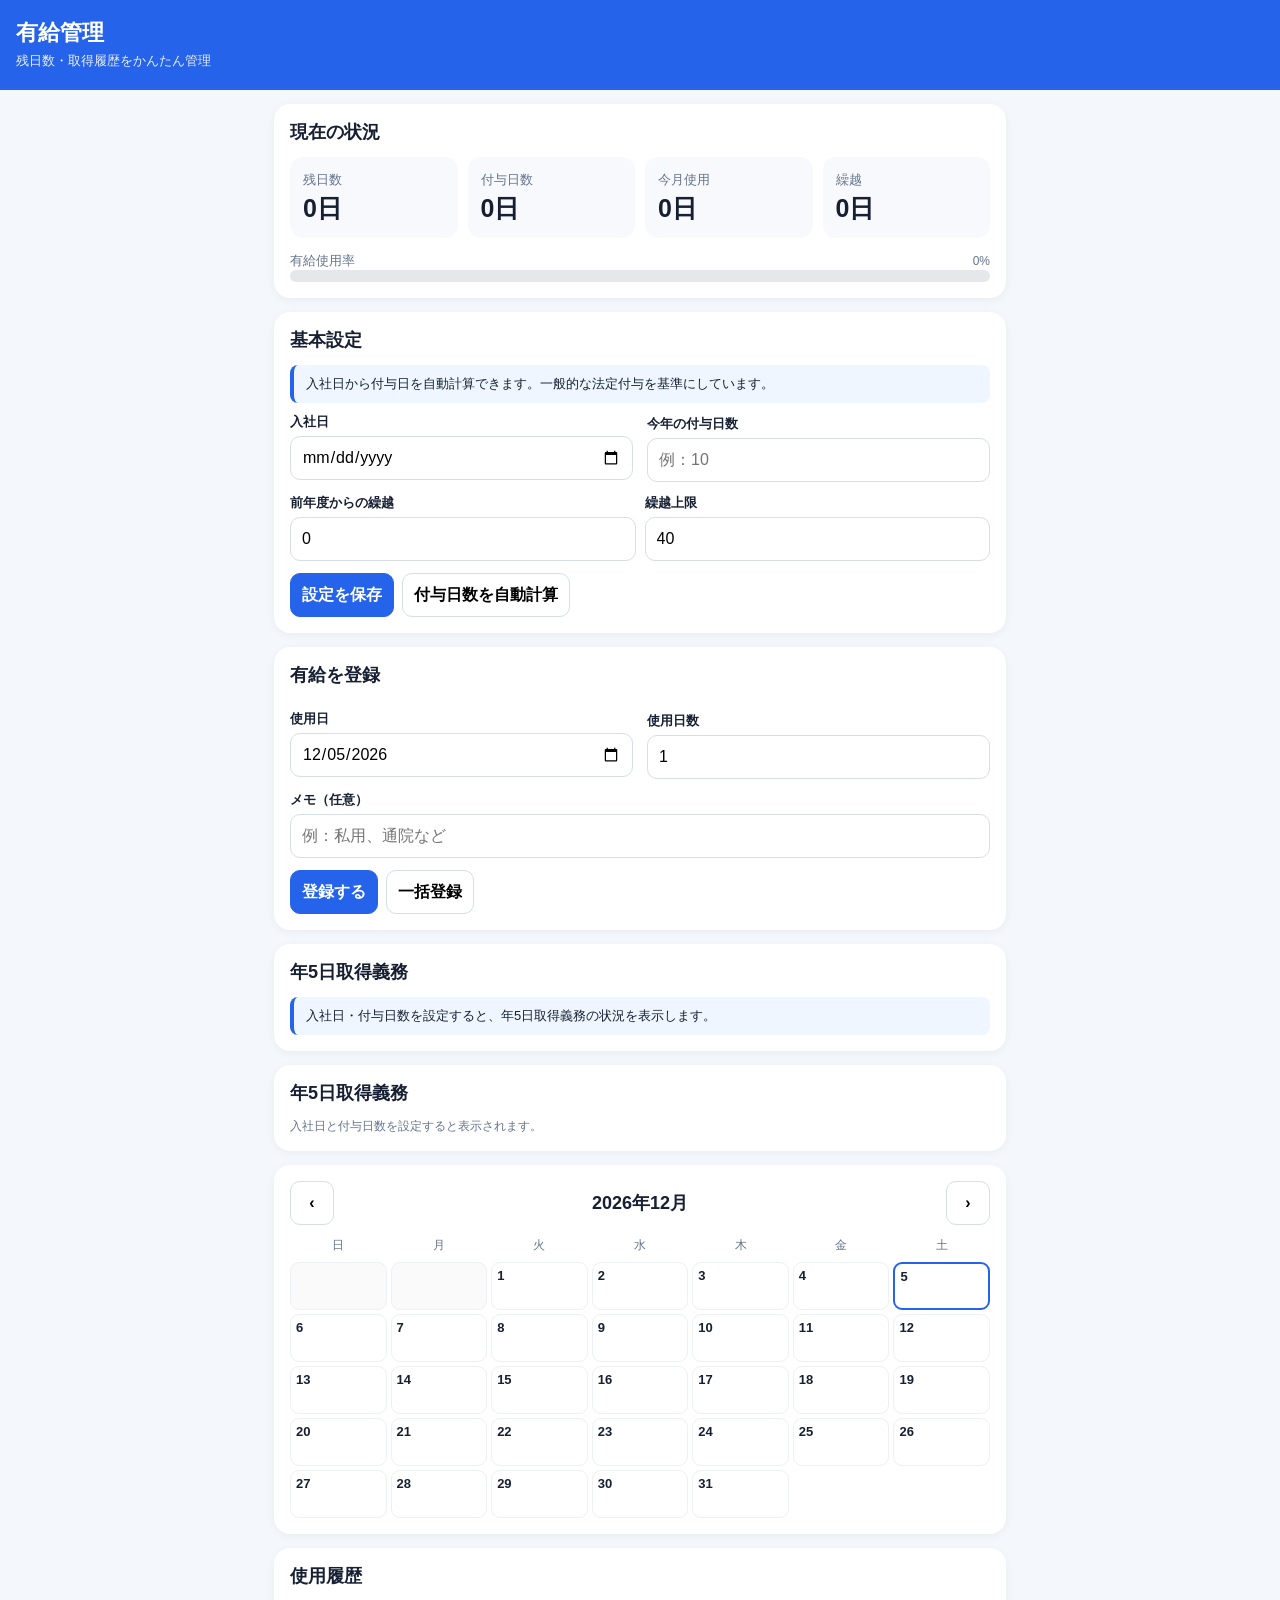
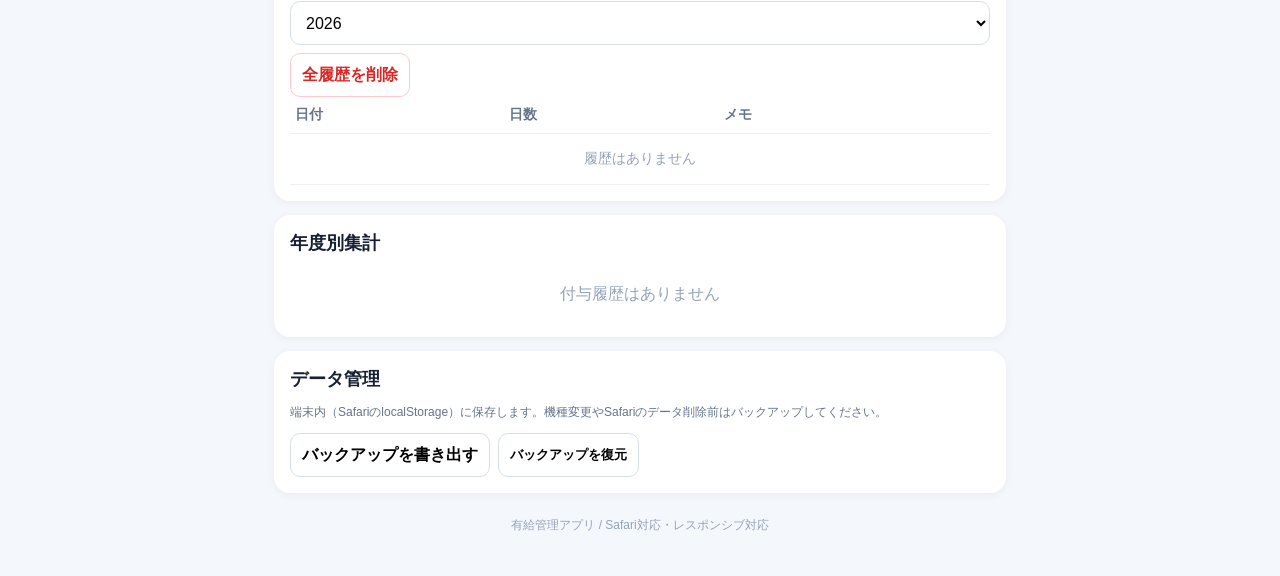
<file: index.html>
<!doctype html>
<html lang="ja">
<head>
<meta charset="utf-8">
<meta name="viewport" content="width=device-width,initial-scale=1,viewport-fit=cover">
<meta name="theme-color" content="#2563eb">
<meta name="apple-mobile-web-app-capable" content="yes">
<meta name="apple-mobile-web-app-status-bar-style" content="default">
<title>有給管理アプリ</title>
<link rel="manifest" href="manifest.json">
<style>
:root{font-family:-apple-system,BlinkMacSystemFont,"Segoe UI","Noto Sans JP",sans-serif;color:#172033;background:#f4f7fb}
*{box-sizing:border-box}body{margin:0;padding:env(safe-area-inset-top) 0 env(safe-area-inset-bottom);font-size:16px}
header{background:#2563eb;color:white;padding:18px 16px 20px;position:sticky;top:0;z-index:5}
h1{font-size:22px;margin:0 0 4px}.sub{opacity:.9;font-size:13px}
main{max-width:760px;margin:auto;padding:14px}
.card{background:white;border-radius:16px;padding:16px;margin:0 0 14px;box-shadow:0 2px 10px #0000000d}
h2{font-size:18px;margin:0 0 13px}h3{font-size:16px;margin:14px 0 8px}
.grid{display:grid;grid-template-columns:repeat(2,1fr);gap:10px}.stat{background:#f7f9fc;border-radius:13px;padding:13px}
.stat b{display:block;font-size:25px;margin-top:3px}.label{font-size:13px;color:#64748b}
.row{display:flex;gap:9px;align-items:center;flex-wrap:wrap}.form-row{gap:14px}.grow{flex:1}
input,select,button{font:inherit;border-radius:10px;border:1px solid #d6deea;min-height:44px;padding:9px 11px}
input,select{width:100%;background:white}button{cursor:pointer;background:white;font-weight:600}
button.primary{background:#2563eb;color:#fff;border-color:#2563eb}.danger{color:#dc2626;border-color:#fecaca}
label{display:block;font-size:13px;font-weight:600;margin:10px 0 5px}
.field{min-width:140px;flex:1}.actions{display:flex;gap:8px;flex-wrap:wrap;margin-top:12px}
.notice{background:#eff6ff;border-left:4px solid #2563eb;padding:10px 12px;border-radius:8px;font-size:13px}
.calendar-head{display:flex;justify-content:space-between;align-items:center;margin-bottom:8px}.calendar-head button{min-width:44px}
.calendar{display:grid;grid-template-columns:repeat(7,1fr);gap:4px}.dow{text-align:center;font-size:12px;color:#64748b;padding:4px}
.day{min-height:48px;border:1px solid #edf0f5;border-radius:9px;padding:5px;font-size:13px;background:#fff;position:relative}
.day.muted{color:#c3cad4;background:#fafafa}.day.today{border:2px solid #2563eb}.day.used{background:#dbeafe;border-color:#93c5fd}
.day .mark{display:block;font-size:10px;color:#2563eb;margin-top:4px;white-space:nowrap;overflow:hidden}
.bar{height:12px;background:#e5e7eb;border-radius:8px;overflow:hidden}.bar>i{display:block;height:100%;background:#2563eb}
table{width:100%;border-collapse:collapse;font-size:14px}th,td{text-align:left;padding:9px 5px;border-bottom:1px solid #edf0f5}th{color:#64748b;font-weight:600}
.empty{text-align:center;color:#94a3b8;padding:16px}.small{font-size:12px;color:#64748b}
footer{text-align:center;color:#94a3b8;font-size:12px;padding:10px 0 28px}
@media(max-width:599px){.row{display: flex;flex-direction: row;gap:8px; flex-wrap:nowrap;align-items: flex-end;}.row .field{min-width:0;flex:1 1 0%;width:0}.row input,.row select{width:100%;box-sizing:border-box;-webkit-appearance: none;min-width: 0;font-size: 13px;padding: 9px 6px;}.form-row{display: flex;flex-direction:row;align-items:flex-end;gap:8px}.form-row .field{min-width:0;flex:1 1 0%;width:0}.form-row label{margin-top:0;margin-bottom:5px;font-size: 12px;white-space: nowrap;}}
@media(min-width:600px){.grid{grid-template-columns:repeat(4,1fr)}}
</style>
</head>
<body>
<header><h1>有給管理</h1><div class="sub">残日数・取得履歴をかんたん管理</div></header>
<main>
<section class="card">
<h2>現在の状況</h2>
<div class="grid">
<div class="stat"><span class="label">残日数</span><b id="remain">0日</b></div>
<div class="stat"><span class="label">付与日数</span><b id="grant">0日</b></div>
<div class="stat"><span class="label">今月使用</span><b id="monthUsed">0日</b></div>
<div class="stat"><span class="label">繰越</span><b id="carry">0日</b></div>
</div>
<div style="margin-top:14px"><div class="row"><span class="label">有給使用率</span><span class="grow"></span><span id="rate" class="small">0%</span></div><div class="bar"><i id="rateBar" style="width:0%"></i></div></div>
</section>

<section class="card">
<h2>基本設定</h2>
<div class="notice">入社日から付与日を自動計算できます。一般的な法定付与を基準にしています。</div>
<div class="row form-row">
<div class="field"><label for="join">入社日</label><input id="join" type="date"><span id="joinWeekday" class="small"></span><div id="joinWeekday" class="small" style="margin-top:4px"></div></div>
<div class="field"><label for="baseDays">今年の付与日数</label><input id="baseDays" type="number" min="0" step="0.5" placeholder="例：10"></div>
</div>
<div class="row">
<div class="field"><label for="carryIn">前年度からの繰越</label><input id="carryIn" type="number" min="0" max="40" step="0.5" value="0"></div>
<div class="field"><label for="carryLimit">繰越上限</label><input id="carryLimit" type="number" min="0" max="40" step="0.5" value="40"></div>
</div>
<div class="actions"><button class="primary" onclick="saveSettings()">設定を保存</button><button onclick="autoGrant()">付与日数を自動計算</button></div>
</section>

<section class="card">
<h2>有給を登録</h2>
<div class="row form-row">
<div class="field"><label for="useDate">使用日</label><input id="useDate" type="date"><span id="useWeekday" class="small"></span><div id="useWeekday" class="small" style="margin-top:4px"></div></div>
<div class="field"><label for="useDays">使用日数</label><input id="useDays" type="number" min="0.5" step="0.5" value="1"></div>
</div>
<label for="memo">メモ（任意）</label><input id="memo" placeholder="例：私用、通院など">
<div class="actions"><button class="primary" onclick="addLeave()">登録する</button><button onclick="bulkOpen()">一括登録</button></div>
</section>

<section class="card">
<h2>年5日取得義務</h2>
<div id="fiveDayDuty" class="notice">入社日・付与日数を設定すると、年5日取得義務の状況を表示します。</div>
</section>

<section class="card">
<h2>年5日取得義務</h2>
<div id="obligationStatus"></div>
</section>

<section class="card" id="bulkCard" style="display:none">
<h2>一括登録</h2>
<div class="small">日付をカンマ・改行区切りで入力できます。例：2026/09/10, 2026/09/11</div>
<textarea id="bulkText" rows="5" style="width:100%;margin-top:8px;border:1px solid #d6deea;border-radius:10px;padding:10px;font:inherit"></textarea>
<div class="actions"><button class="primary" onclick="addBulk()">一括登録する</button><button onclick="document.getElementById('bulkCard').style.display='none'">閉じる</button></div>
</section>

<section class="card">
<div class="calendar-head"><button onclick="moveMonth(-1)">‹</button><h2 id="calTitle" style="margin:0"></h2><button onclick="moveMonth(1)">›</button></div>
<div id="calendar" class="calendar"></div>
</section>

<section class="card">
<h2>使用履歴</h2>
<div class="actions" style="margin-top:0"><select id="historyYear" onchange="render()"></select><button class="danger" onclick="clearAll()">全履歴を削除</button></div>
<div style="overflow:auto"><table><thead><tr><th>日付</th><th>日数</th><th>メモ</th><th></th></tr></thead><tbody id="history"></tbody></table></div>
</section>

<section class="card">
<h2>年度別集計</h2>
<div id="yearSummary"></div>
</section>

<section class="card">
<h2>データ管理</h2>
<div class="small">端末内（SafariのlocalStorage）に保存します。機種変更やSafariのデータ削除前はバックアップしてください。</div>
<div class="actions"><button onclick="exportData()">バックアップを書き出す</button><label style="margin:0"><button onclick="document.getElementById('importFile').click()">バックアップを復元</button><input id="importFile" type="file" accept="application/json" style="display:none" onchange="importData(event)"></label></div>
</section>
<footer>有給管理アプリ / Safari対応・レスポンシブ対応</footer>
</main>
<script>
const KEY="leaveAppDataV5";
const DEFAULT_DATA={
  settings:{join:"",baseDays:0,carryIn:0,carryLimit:40},
  grants:[],
  leaves:[]
};

function loadData(){
  try{
    const raw=JSON.parse(localStorage.getItem(KEY)||"null");
    if(raw&&raw.settings&&Array.isArray(raw.leaves)){
      raw.grants=Array.isArray(raw.grants)?raw.grants:[];
      return raw;
    }
  }catch(e){}
  return JSON.parse(JSON.stringify(DEFAULT_DATA));
}
let data=loadData();
let view=new Date(); view.setDate(1);

function save(){localStorage.setItem(KEY,JSON.stringify(data));}
function fmt(n){
  n=Number(n)||0;
  return Number.isInteger(n)?String(n):Number(n).toFixed(1).replace(/\.0$/,'');
}
function parseDate(s){return new Date(s+"T00:00:00");}
function dateKey(d){
  return d.getFullYear()+"-"+String(d.getMonth()+1).padStart(2,"0")+"-"+String(d.getDate()).padStart(2,"0");
}
function todayKey(){return dateKey(new Date());}
function currentYear(){return new Date().getFullYear();}

function weekdayJP(s){
  if(!s)return "";
  return ["日","月","火","水","木","金","土"][parseDate(s).getDay()]+"曜日";
}
function displayDate(s){
  return s ? s.replaceAll("-","/")+"（"+weekdayJP(s)+"）" : "";
}
function addYearsClamped(date,years){
  const d=new Date(date.getFullYear()+years,date.getMonth(),date.getDate());
  if(d.getMonth()!==date.getMonth())d.setDate(0);
  return d;
}
function nextGrantDate(dateOrString){
  const d=typeof dateOrString==="string"?parseDate(dateOrString):dateOrString;
  return addYearsClamped(d,1);
}
function grantEndDate(grantDate){
  const d=nextGrantDate(grantDate);
  d.setDate(d.getDate()-1);
  return d;
}
function inPeriod(date,grantDate){
  const d=parseDate(date);
  return d>=parseDate(grantDate)&&d<=grantEndDate(grantDate);
}
function leaveTotalInPeriod(grantDate){
  return data.leaves.filter(x=>inPeriod(x.date,grantDate))
    .reduce((a,x)=>a+Number(x.days||0),0);
}

/*
 * Excel方式:
 * 付与日を基準に1年間を1つの管理期間とする。
 * 各付与の残日数 = 当該付与日数 + 前回期間の残日数 - 当該期間の取得日数
 * 次年度の繰越 = 前年度の残日数（上限40日）
 */
function ensureGrantHistory(){
  const s=data.settings;
  if(!s.join)return;

  const join=parseDate(s.join);
  const first=new Date(join);
  first.setMonth(first.getMonth()+6);

  const now=new Date();
  const targetYear=now.getFullYear()+1;

  const oldByDate={};
  data.grants.forEach(g=>{
    if(g&&g.date)oldByDate[g.date]=g;
  });

  const table=[10,11,12,14,16,18,20];
  const generated=[];
  let d=new Date(first);
  let count=0;

  while(d.getFullYear()<=targetYear&&count<30){
    const k=dateKey(d);

    // 法定付与日数を基準にする。既存データの「days」も尊重する。
    const days=oldByDate[k]&&Number(oldByDate[k].days)>0
      ?Number(oldByDate[k].days)
      :table[Math.min(count,table.length-1)];

    generated.push({date:k,days});
    d=nextGrantDate(d);
    count++;
  }

  // 手動で存在していた付与履歴も失わない
  Object.keys(oldByDate).forEach(k=>{
    if(!generated.some(g=>g.date===k))generated.push(oldByDate[k]);
  });

  data.grants=generated.sort((a,b)=>a.date.localeCompare(b.date));
}

function calculateGrantRows(){
  ensureGrantHistory();

  const limit=Math.min(40,Math.max(0,Number(data.settings.carryLimit)||40));
  let previousRemain=0;

  return data.grants.map((g,index)=>{
    const grant=Number(g.days)||0;
    const carry=index===0?0:Math.min(previousRemain,limit);
    const total=grant+carry;
    const used=leaveTotalInPeriod(g.date);
    const remain=Math.max(0,total-used);

    // 年10日以上付与された場合のみ、基準日から1年間の5日取得義務対象
    const obligationApplicable=grant>=10;
    const obligationUsed=obligationApplicable?Math.min(5,used):0;
    const obligationRemain=obligationApplicable?Math.max(0,5-obligationUsed):0;

    const row={
      date:g.date,
      grant,
      carry,
      total,
      used,
      remain,
      periodStart:g.date,
      periodEnd:dateKey(grantEndDate(g.date)),
      obligationApplicable,
      obligationUsed,
      obligationRemain,
      obligationStatus:!obligationApplicable?"対象外":obligationRemain===0?"達成":"未達成"
    };

    previousRemain=remain;
    return row;
  });
}

function getCurrentGrantRow(date=todayKey()){
  const rows=calculateGrantRows();
  let current=null;
  rows.forEach(r=>{
    if(parseDate(r.date)<=parseDate(date))current=r;
  });
  return current;
}
function getGrantForDate(date){
  const rows=calculateGrantRows();
  let current=null;
  rows.forEach(r=>{
    if(parseDate(r.date)<=parseDate(date))current=r;
  });
  return current;
}

function autoGrant(){
  const s=data.settings;
  if(!s.join){
    alert("先に入社日を入力してください。");
    return;
  }

  const j=parseDate(s.join);
  const now=new Date();
  const years=now.getFullYear()-j.getFullYear()-
    ((now.getMonth()<j.getMonth()||
      (now.getMonth()===j.getMonth()&&now.getDate()<j.getDate()))?1:0);

  const table=[10,11,12,14,16,18,20];
  s.baseDays=table[Math.min(Math.max(years,0),6)];

  document.getElementById("baseDays").value=s.baseDays;
  ensureGrantHistory();

  // 現在の付与期間の付与日数を設定値と一致させる
  const current=getCurrentGrantRow();
  if(current){
    const g=data.grants.find(x=>x.date===current.date);
    if(g)g.days=s.baseDays;
  }

  saveSettings();
}

function saveSettings(){
  data.settings.join=document.getElementById("join").value;
  data.settings.baseDays=Math.max(0,Number(document.getElementById("baseDays").value)||0);
  data.settings.carryLimit=Math.min(40,Math.max(0,Number(document.getElementById("carryLimit").value)||40));

  ensureGrantHistory();

  const current=getCurrentGrantRow();
  if(current){
    const g=data.grants.find(x=>x.date===current.date);
    if(g)g.days=data.settings.baseDays;
    data.settings.carryIn=current.carry;
  }

  save();
  render();
}

function addLeave(){
  const d=document.getElementById("useDate").value;
  const days=Number(document.getElementById("useDays").value);
  const memo=document.getElementById("memo").value.trim();

  if(!d||!days||days<0.5){
    alert("使用日と日数を入力してください。");
    return;
  }

  const row=getGrantForDate(d);
  if(!row){
    alert("使用日の時点で有効な付与日がありません。先に入社日と付与日数を設定してください。");
    return;
  }

  const used=leaveTotalInPeriod(row.date);
  if(days>Math.max(0,row.total-used)){
    alert("その付与期間の残日数を超える登録はできません。");
    return;
  }

  data.leaves.push({date:d,days,memo});
  data.leaves.sort((a,b)=>a.date.localeCompare(b.date));
  save();

  document.getElementById("memo").value="";
  render();
}

function bulkOpen(){
  document.getElementById("bulkCard").style.display="block";
  document.getElementById("bulkText").focus();
}
function normalizeDate(x){
  x=x.trim().replaceAll("/","-");
  const m=x.match(/^(\d{4})-(\d{1,2})-(\d{1,2})$/);
  if(!m)return null;

  const y=Number(m[1]),mo=Number(m[2]),d=Number(m[3]);
  const dt=new Date(y,mo-1,d);
  if(dt.getFullYear()!==y||dt.getMonth()!==mo-1||dt.getDate()!==d)return null;

  return y+"-"+String(mo).padStart(2,"0")+"-"+String(d).padStart(2,"0");
}
function addBulk(){
  const dates=document.getElementById("bulkText").value
    .split(/[,，\n\s]+/).map(normalizeDate).filter(Boolean);

  if(!dates.length){
    alert("日付を入力してください。");
    return;
  }

  const projected={};

  for(const d of dates){
    const row=getGrantForDate(d);
    if(!row){
      alert(displayDate(d)+" は有効な付与期間がありません。");
      return;
    }

    projected[row.date]=(projected[row.date]||0)+1;
    const already=leaveTotalInPeriod(row.date);

    if(already+projected[row.date]>row.total){
      alert(displayDate(d)+" を登録すると残日数を超えます。");
      return;
    }
  }

  dates.forEach(d=>data.leaves.push({date:d,days:1,memo:""}));
  data.leaves.sort((a,b)=>a.date.localeCompare(b.date));
  save();

  document.getElementById("bulkText").value="";
  document.getElementById("bulkCard").style.display="none";
  render();
}

function removeLeave(i){
  if(confirm("この履歴を削除しますか？")){
    data.leaves.splice(i,1);
    save();
    render();
  }
}
function clearAll(){
  if(confirm("すべての使用履歴を削除しますか？")){
    data.leaves=[];
    save();
    render();
  }
}
function monthUsed(){
  const y=currentYear(),m=new Date().getMonth()+1;
  return data.leaves.filter(x=>{
    const d=parseDate(x.date);
    return d.getFullYear()===y&&d.getMonth()+1===m;
  }).reduce((a,x)=>a+Number(x.days),0);
}

function renderCalendar(){
  const y=view.getFullYear(),m=view.getMonth();
  const first=new Date(y,m,1),last=new Date(y,m+1,0);

  document.getElementById("calTitle").textContent=y+"年"+(m+1)+"月";

  let h=["日","月","火","水","木","金","土"]
    .map(x=>`<div class="dow">${x}</div>`).join("");

  for(let i=0;i<first.getDay();i++)h+=`<div class="day muted"></div>`;

  for(let n=1;n<=last.getDate();n++){
    const k=y+"-"+String(m+1).padStart(2,"0")+"-"+String(n).padStart(2,"0");
    const items=data.leaves.filter(x=>x.date===k);

    h+=`<div class="day ${k===todayKey()?"today ":""}${items.length?"used":""}">
      <b>${n}</b>${items.map(x=>`<span class="mark">休 ${fmt(x.days)}日</span>`).join("")}</div>`;
  }

  document.getElementById("calendar").innerHTML=h;
}
function moveMonth(n){
  view.setMonth(view.getMonth()+n);
  renderCalendar();
}

function renderHistory(){
  const years=[...new Set([
    currentYear(),
    ...data.leaves.map(x=>parseDate(x.date).getFullYear())
  ])].sort((a,b)=>b-a);

  const sel=document.getElementById("historyYear");
  const old=sel.value;

  sel.innerHTML=years.map(y=>`<option>${y}</option>`).join("");
  if(years.includes(Number(old)))sel.value=old;

  const y=Number(sel.value)||currentYear();

  const rows=data.leaves.map((x,i)=>({...x,i}))
    .filter(x=>parseDate(x.date).getFullYear()===y)
    .sort((a,b)=>b.date.localeCompare(a.date));

  document.getElementById("history").innerHTML=rows.length?
    rows.map(x=>`<tr>
      <td>${displayDate(x.date)}</td>
      <td>${fmt(x.days)}日</td>
      <td>${escapeHtml(x.memo||"")}</td>
      <td><button class="danger" onclick="removeLeave(${x.i})">削除</button></td>
    </tr>`).join(""):
    `<tr><td colspan="4" class="empty">履歴はありません</td></tr>`;
}

function renderYearSummary(){
  const rows=calculateGrantRows();

  document.getElementById("yearSummary").innerHTML=rows.length?
    rows.slice().reverse().map(r=>{
      const pct=r.total?Math.min(100,r.used/r.total*100):0;

      return `<div style="margin:12px 0">
        <div class="row">
          <b>${displayDate(r.date)} 付与</b>
          <span class="grow"></span>
          ${fmt(r.used)}日使用 / 残${fmt(r.remain)}日
        </div>
        <div class="small">
          前年繰越 ${fmt(r.carry)}日 ＋ 付与 ${fmt(r.grant)}日 ＝ ${fmt(r.total)}日
          ｜対象期間 ${displayDate(r.periodStart)} ～ ${displayDate(r.periodEnd)}
        </div>
        <div class="bar"><i style="width:${pct}%"></i></div>
      </div>`;
    }).join(""):
    `<div class="empty">付与履歴はありません</div>`;
}

function renderObligation(){
  const box=document.getElementById("obligationStatus");
  if(!box)return;

  const rows=calculateGrantRows();
  const today=todayKey();
  const current=rows.filter(r=>parseDate(r.date)<=parseDate(today)).pop();

  if(!current){
    box.innerHTML=`<div class="small">入社日と付与日数を設定すると表示されます。</div>`;
    return;
  }

  const target=current.obligationApplicable;
  const status=target
    ? (current.obligationRemain===0
      ? `<b>達成</b>（5日以上取得済み）`
      : `<b>あと${fmt(current.obligationRemain)}日</b>取得が必要です`)
    : `<b>対象外</b>（この付与期間は10日未満の付与です）`;

  box.innerHTML=`
    <div class="notice">
      <div><b>基準日：</b>${displayDate(current.date)}</div>
      <div><b>対象期間：</b>${displayDate(current.periodStart)} ～ ${displayDate(current.periodEnd)}</div>
      <div><b>取得実績：</b>${fmt(current.obligationUsed)}日 / 5日</div>
      <div><b>義務残：</b>${fmt(current.obligationRemain)}日</div>
      <div><b>状況：</b>${status}</div>
    </div>`;
}

function escapeHtml(s){
  return s.replace(/[&<>"']/g,c=>({
    "&":"&amp;","<":"&lt;",">":"&gt;",'"':"&quot;","'":"&#39;"
  }[c]));
}

function render(){
  ensureGrantHistory();

  const row=getCurrentGrantRow();

  const remain=row?row.remain:0;
  const grant=row?row.grant:Number(data.settings.baseDays)||0;
  const carry=row?row.carry:0;
  const total=row?row.total:grant+carry;
  const used=row?row.used:0;
  const rate=total?Math.min(100,used/total*100):0;

  document.getElementById("remain").textContent=fmt(remain)+"日";
  document.getElementById("grant").textContent=fmt(grant)+"日";
  document.getElementById("monthUsed").textContent=fmt(monthUsed())+"日";
  document.getElementById("carry").textContent=fmt(carry)+"日";
  document.getElementById("rate").textContent=Math.round(rate)+"%";
  document.getElementById("rateBar").style.width=rate+"%";

  document.getElementById("join").value=data.settings.join||"";
  document.getElementById("baseDays").value=data.settings.baseDays||"";
  document.getElementById("carryIn").value=carry;
  document.getElementById("carryLimit").value=data.settings.carryLimit??40;

  renderCalendar();
  renderHistory();
  renderYearSummary();
  renderObligation();
}

function exportData(){
  const blob=new Blob([JSON.stringify(data,null,2)],{type:"application/json"});
  const a=document.createElement("a");
  a.href=URL.createObjectURL(blob);
  a.download="有給管理バックアップ.json";
  a.click();
  URL.revokeObjectURL(a.href);
}
function importData(e){
  const f=e.target.files[0];
  if(!f)return;

  const r=new FileReader();
  r.onload=()=>{
    try{
      const x=JSON.parse(r.result);
      if(!x.settings||!Array.isArray(x.leaves))throw 0;

      x.grants=Array.isArray(x.grants)?x.grants:[];
      data=x;
      save();
      render();
      alert("復元しました。");
    }catch{
      alert("バックアップファイルを読み込めませんでした。");
    }
  };
  r.readAsText(f);
  e.target.value="";
}

document.getElementById("useDate").value=todayKey();
render();
</script></script>
</body>
</html>
</file>
